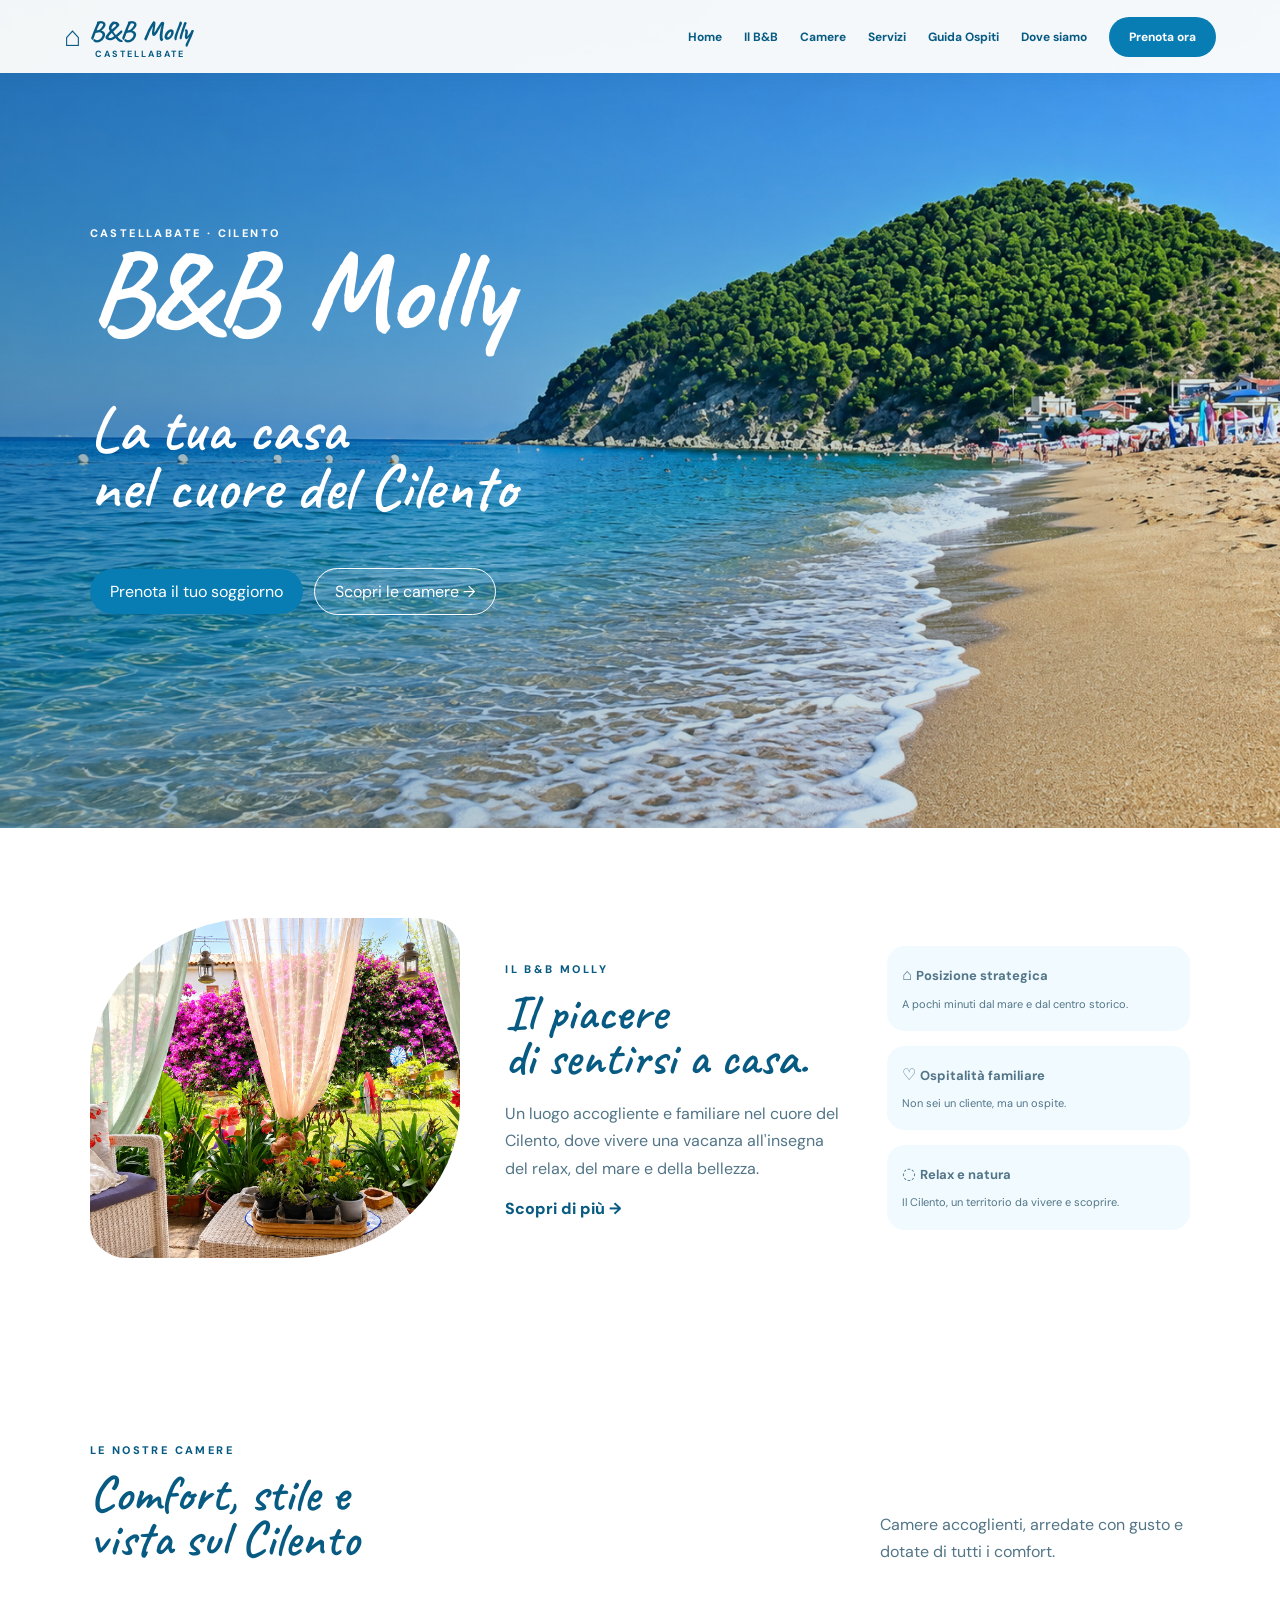
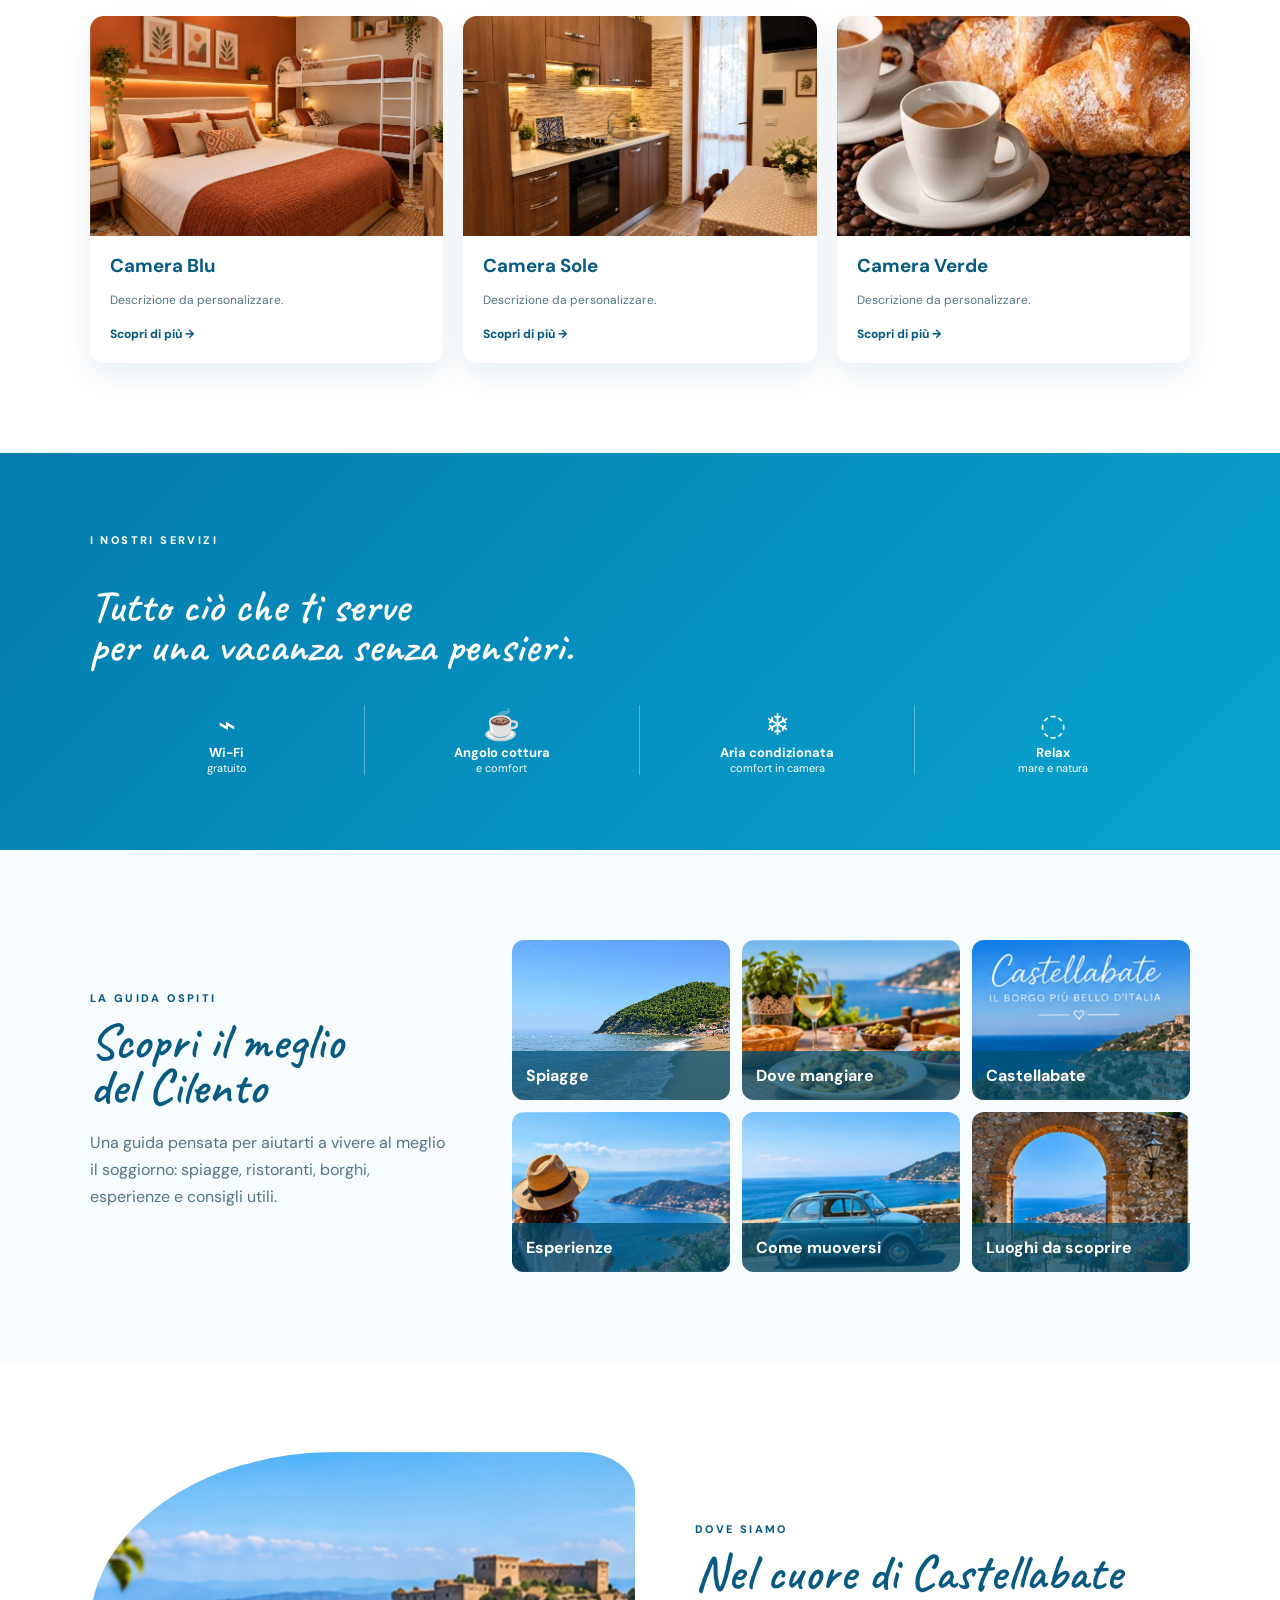
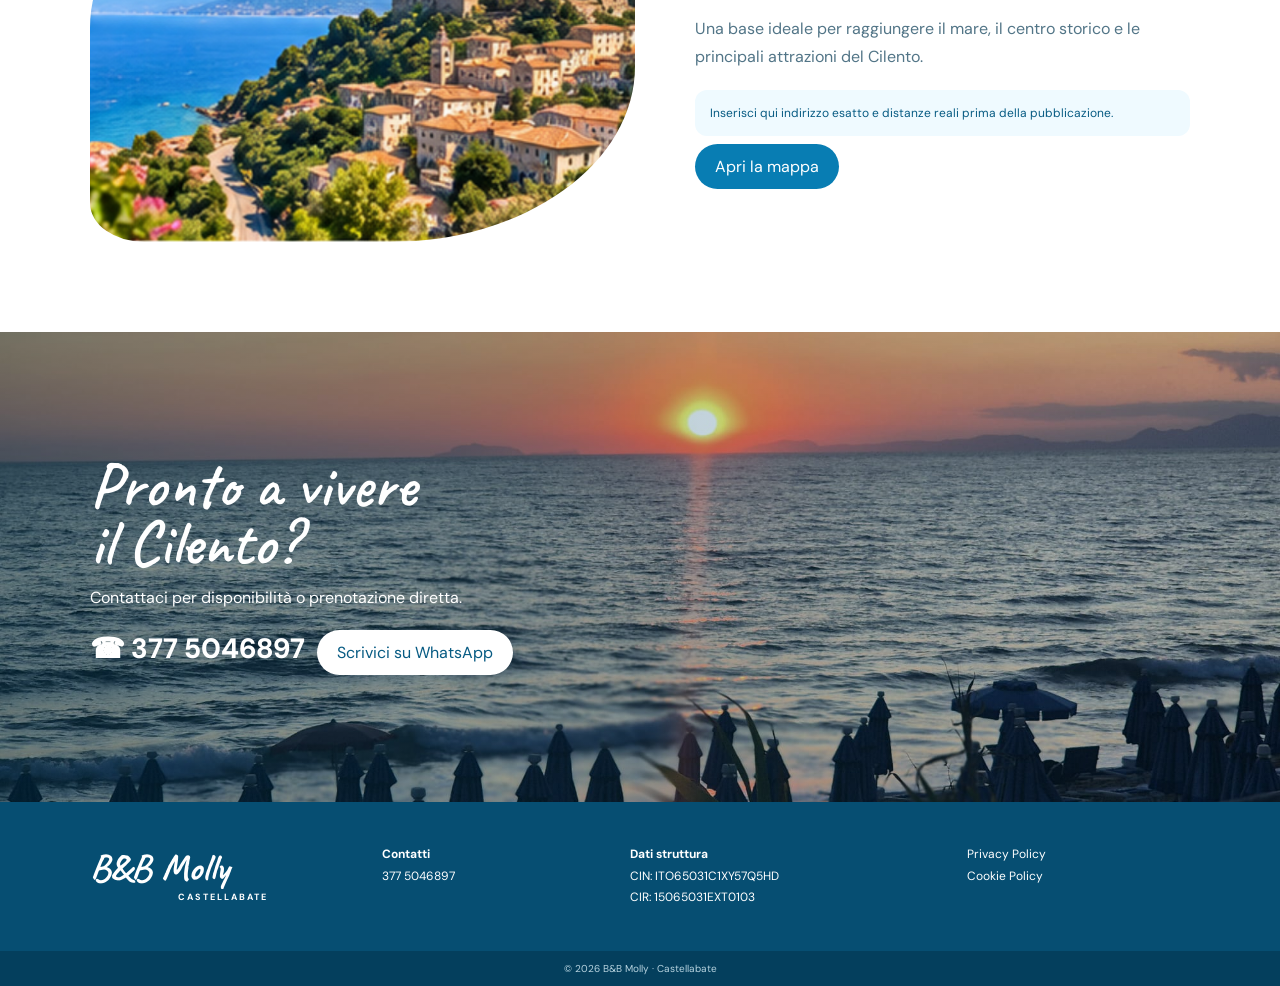
<file: index.html>
<!doctype html>
<html lang="it">
<head>
<meta charset="utf-8"><meta name="viewport" content="width=device-width,initial-scale=1">
<meta name="description" content="B&B Molly Castellabate — La tua casa nel cuore del Cilento.">
<title>B&B Molly — Castellabate</title>
<link rel="preconnect" href="https://fonts.googleapis.com">
<link href="https://fonts.googleapis.com/css2?family=DM+Sans:wght@400;600;700&family=Caveat:wght@500;600;700&display=swap" rel="stylesheet">
<link rel="stylesheet" href="style.css">
</head>
<body>
<header><a class="logo" href="#home">⌂ <span>B&B Molly<small>CASTELLABATE</small></span></a>
<button class="menu">☰</button><nav><a href="#home">Home</a><a href="#bnb">Il B&B</a><a href="#camere">Camere</a><a href="#servizi">Servizi</a><a href="#guida">Guida Ospiti</a><a href="#dove">Dove siamo</a><a class="cta" href="#prenota">Prenota ora</a></nav></header>

<section class="hero" id="home"><div class="photo slot" data-photo="hero.jpg"><span>FOTO PRINCIPALE<br><small>assets/photos/hero.jpg</small></span></div><div class="shade"></div>
<div class="heroText"><div>CASTELLABATE · CILENTO</div><h1>B&B Molly</h1><p>La tua casa<br>nel cuore del Cilento</p><a class="btn" href="#prenota">Prenota il tuo soggiorno</a> <a class="btn outline" href="#camere">Scopri le camere →</a></div></section>

<section class="section intro" id="bnb"><div class="photo slot rounded" data-photo="bnb.jpg"><span>FOTO B&B / TERRAZZA<br><small>assets/photos/bnb.jpg</small></span></div>
<div><label>IL B&B MOLLY</label><h2>Il piacere<br>di sentirsi a casa.</h2><p>Un luogo accogliente e familiare nel cuore del Cilento, dove vivere una vacanza all'insegna del relax, del mare e della bellezza.</p><a class="link" href="#servizi">Scopri di più →</a></div>
<div class="features"><p>⌂ <b>Posizione strategica</b><br><small>A pochi minuti dal mare e dal centro storico.</small></p><p>♡ <b>Ospitalità familiare</b><br><small>Non sei un cliente, ma un ospite.</small></p><p>◌ <b>Relax e natura</b><br><small>Il Cilento, un territorio da vivere e scoprire.</small></p></div></section>

<section class="section" id="camere"><div class="heading"><div><label>LE NOSTRE CAMERE</label><h2>Comfort, stile e<br>vista sul Cilento</h2></div><p>Camere accoglienti, arredate con gusto e dotate di tutti i comfort.</p></div>
<div class="cards">
<article><div class="photo slot" data-photo="camera-1.jpg"><span>FOTO CAMERA 1<br><small>camera-1.jpg</small></span></div><h3>Camera Blu</h3><p>Descrizione da personalizzare.</p><a href="#prenota">Scopri di più →</a></article>
<article><div class="photo slot" data-photo="camera-2.jpg"><span>FOTO CAMERA 2<br><small>camera-2.jpg</small></span></div><h3>Camera Sole</h3><p>Descrizione da personalizzare.</p><a href="#prenota">Scopri di più →</a></article>
<article><div class="photo slot" data-photo="camera-3.jpg"><span>FOTO CAMERA 3<br><small>camera-3.jpg</small></span></div><h3>Camera Verde</h3><p>Descrizione da personalizzare.</p><a href="#prenota">Scopri di più →</a></article>
</div></section>

<section class="services" id="servizi"><label>I NOSTRI SERVIZI</label><h2>Tutto ciò che ti serve<br>per una vacanza senza pensieri.</h2>
<div class="serviceGrid"><div>⌁<b>Wi-Fi</b><small>gratuito</small></div><div>☕<b>Angolo cottura</b><small>e comfort</small></div><div>❄<b>Aria condizionata</b><small>comfort in camera</small></div><div>◌<b>Relax</b><small>mare e natura</small></div></div></section>

<section class="section guide" id="guida"><div><label>LA GUIDA OSPITI</label><h2>Scopri il meglio<br>del Cilento</h2><p>Una guida pensata per aiutarti a vivere al meglio il soggiorno: spiagge, ristoranti, borghi, esperienze e consigli utili.</p></div>
<div class="guideGrid"><div class="photo slot" data-photo="spiagge.jpg"><b>Spiagge</b></div><div class="photo slot" data-photo="dove-mangiare.jpg"><b>Dove mangiare</b></div><div class="photo slot" data-photo="castellabate.jpg"><b>Castellabate</b></div><div class="photo slot" data-photo="esperienze.jpg"><b>Esperienze</b></div><div class="photo slot" data-photo="muoversi.jpg"><b>Come muoversi</b></div><div class="photo slot" data-photo="luoghi.jpg"><b>Luoghi da scoprire</b></div></div></section>

<section class="section location" id="dove"><div class="photo slot rounded" data-photo="castellabate-large.jpg"><span>FOTO CASTELLABATE<br><small>castellabate-large.jpg</small></span></div><div><label>DOVE SIAMO</label><h2>Nel cuore di Castellabate</h2><p>Una base ideale per raggiungere il mare, il centro storico e le principali attrazioni del Cilento.</p><div class="notice">Inserisci qui indirizzo esatto e distanze reali prima della pubblicazione.</div><a class="btn" href="https://www.google.com/maps" target="_blank">Apri la mappa</a></div></section>

<section class="booking" id="prenota"><div class="photo slot" data-photo="booking.jpg"><span>FOTO MARE / TRAMONTO<br><small>booking.jpg</small></span></div><div class="shade"></div><div class="bookingText"><p>Pronto a vivere<br>il Cilento?</p><span>Contattaci per disponibilità o prenotazione diretta.</span><a class="phone" href="tel:+393775046897">☎ 377 5046897</a><a class="btn light" href="https://wa.me/393775046897" target="_blank">Scrivici su WhatsApp</a></div></section>

<footer><div class="footlogo">B&B Molly<small>CASTELLABATE</small></div><div><b>Contatti</b><br><a href="tel:+393775046897">377 5046897</a></div><div><b>Dati struttura</b><br>CIN: ITO65031C1XY57Q5HD<br>CIR: 15065031EXT0103</div><div><a href="privacy.html">Privacy Policy</a><br><a href="cookie.html">Cookie Policy</a></div></footer>
<div class="copy">© <span id="year"></span> B&B Molly · Castellabate</div>
<script src="script.js"></script>
</body></html>
</file>
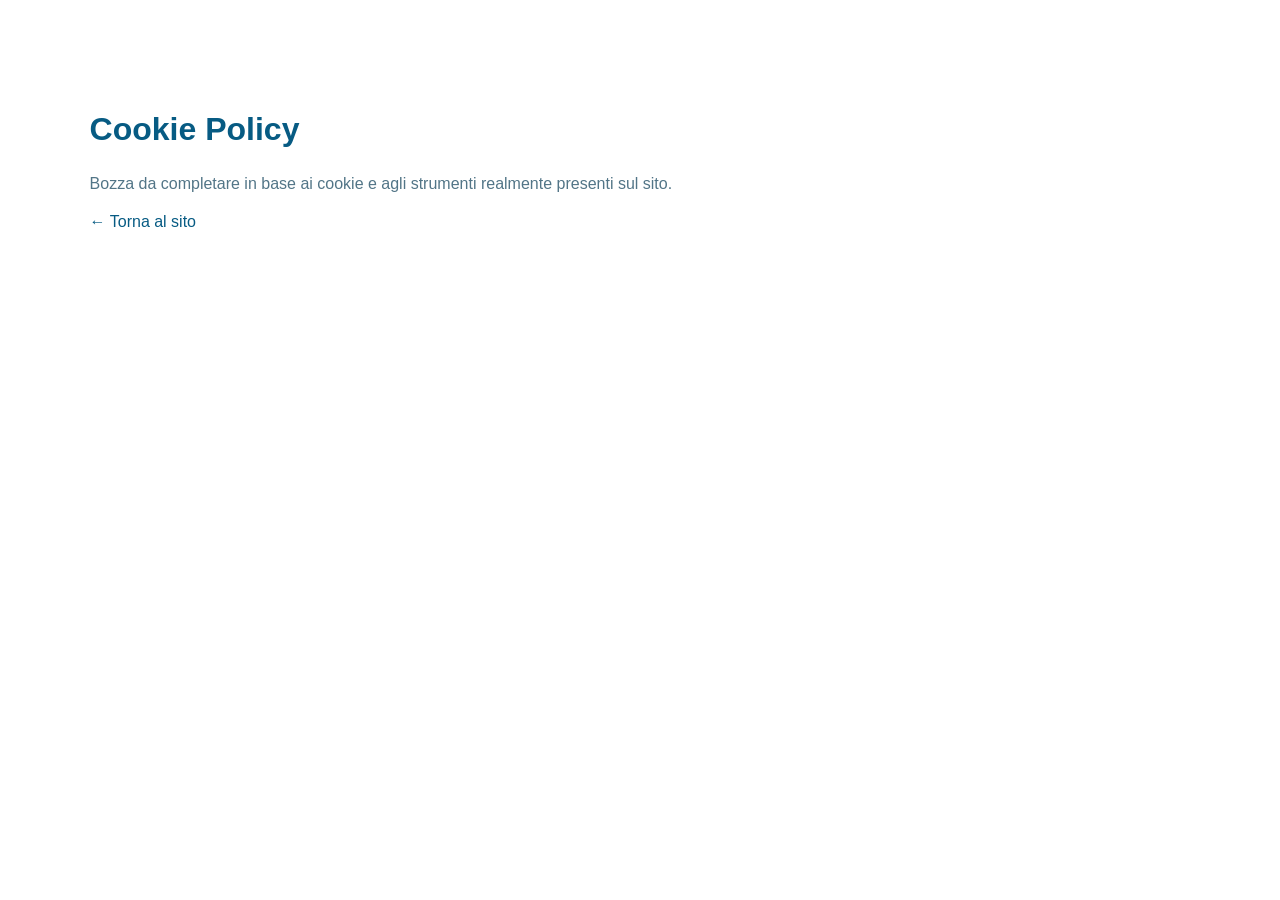
<file: cookie.html>
<!doctype html><html lang="it"><head><meta charset="utf-8"><meta name="viewport" content="width=device-width"><title>Cookie — B&B Molly</title><link rel="stylesheet" href="style.css"></head><body><main class="section"><h1>Cookie Policy</h1><p>Bozza da completare in base ai cookie e agli strumenti realmente presenti sul sito.</p><a href="index.html">← Torna al sito</a></main></body></html>
</file>
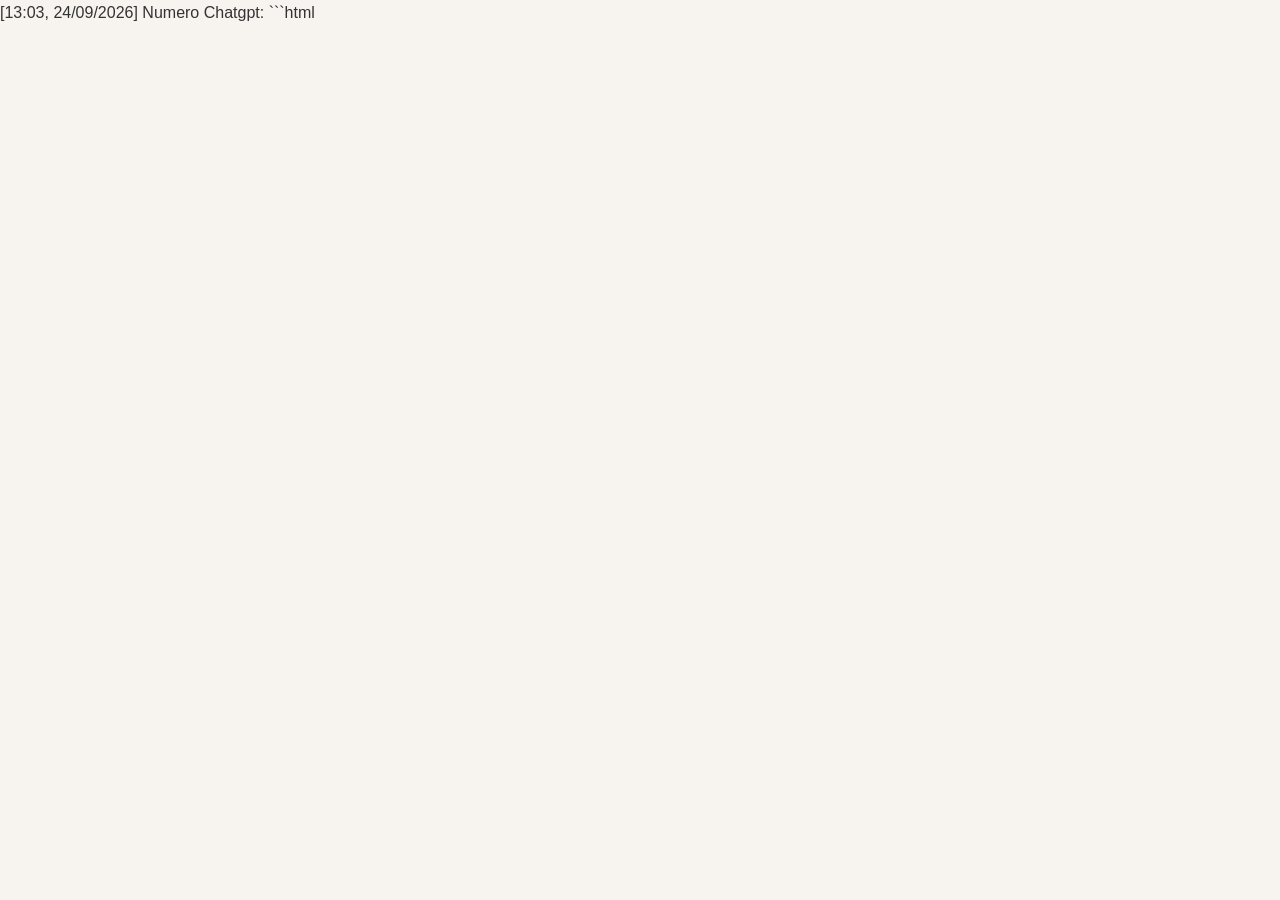
<file: guida-ospiti.html>
[13:03, 24/09/2026] Numero Chatgpt: ```html
<!DOCTYPE html>
<html lang="it">
<head>
  <meta charset="UTF-8">
  <meta name="viewport" content="width=device-width, initial-scale=1.0">
  <title>Guida degli Ospiti | B&B Molly Castellabate</title>

  <style>
    body {
      margin: 0;
      font-family: Arial, sans-serif;
      background: #f7f4ef;
      color: #333;
      line-height: 1.6;
    }

    header {
      background: #2f6f73;
      color: white;
      text-align: center;
      padding: 45px 20px;
    }

    header h1 {
      margin: 0 0 10px;
      font-size: 32px;
    }

    header p {
      margin: 0;
      font-size: 18px;
    }
…
[13:03, 24/09/2026] Numero Chatgpt: Supermercati, farmacie, bancomat, stazioni di servizio
      e altri servizi utili durante il soggiorno.
    </p>
  </div>

  <div class="section">
    <h2>🚨 Numeri utili</h2>
    <p>
      <strong>Emergenze:</strong> 112
    </p>
    <p>
      Qui possiamo aggiungere farmacia, guardia medica,
      ospedale e altri contatti importanti.
    </p>
  </div>

  <div class="section">
    <h2>🏁 Check-out</h2>
    <p>
      Qui inseriremo tutte le indicazioni per la partenza
      e la riconsegna dell'alloggio.
    </p>
  </div>

  <div class="contact">
    <h2>📞 Avete bisogno di aiuto?</h2>
    <p>
      Per qualsiasi necessità durante il soggiorno,
      non esitate a contattarci.
    </p>
    <p><strong>B&B Molly – Castellabate</strong></p>
  </div>

</div>
    <footer>
  <p>© B&B Molly – Castellabate</p>
</footer>

</body>
</html>
```
</file>
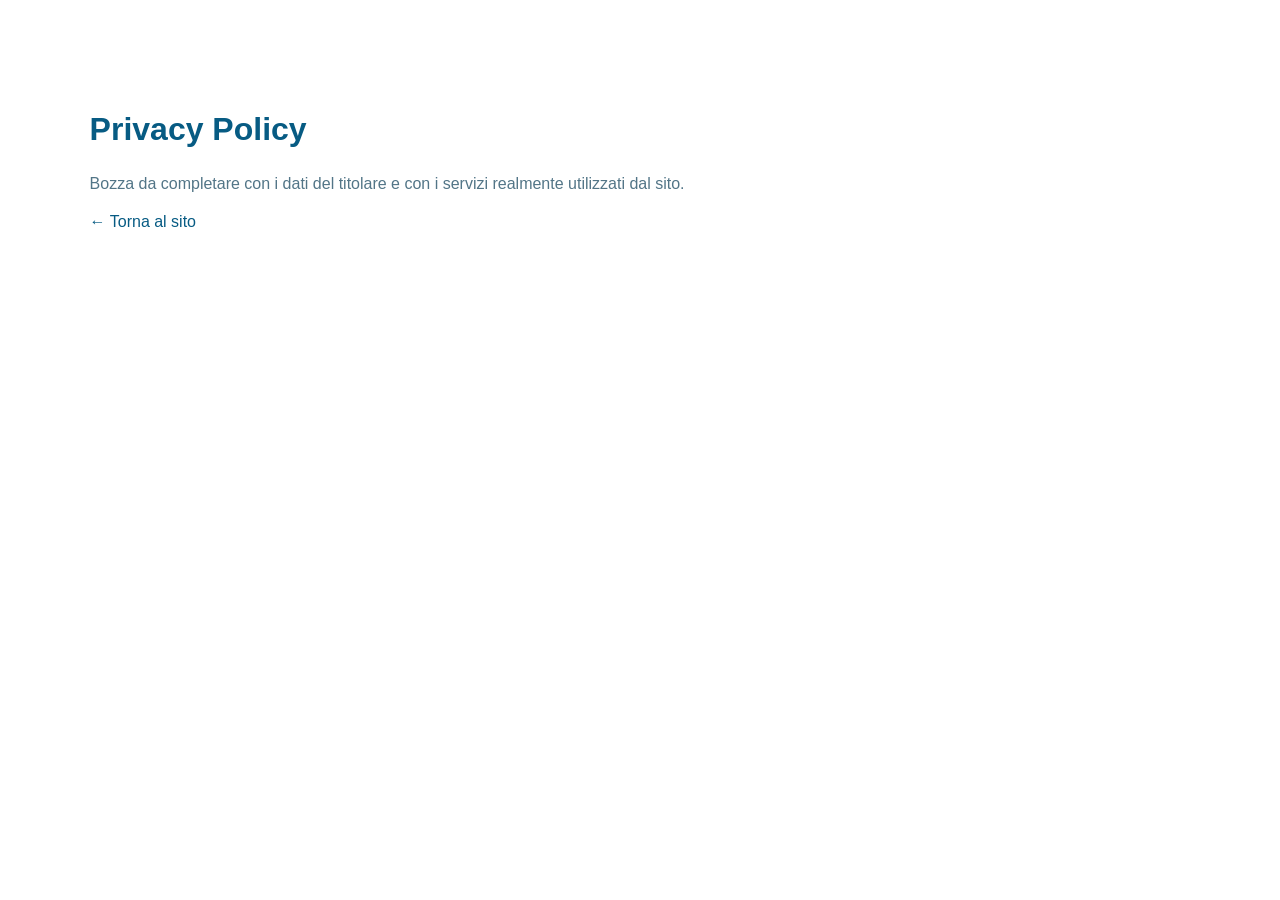
<file: privacy.html>
<!doctype html><html lang="it"><head><meta charset="utf-8"><meta name="viewport" content="width=device-width"><title>Privacy — B&B Molly</title><link rel="stylesheet" href="style.css"></head><body><main class="section"><h1>Privacy Policy</h1><p>Bozza da completare con i dati del titolare e con i servizi realmente utilizzati dal sito.</p><a href="index.html">← Torna al sito</a></main></body></html>
</file>
<file: style.css>
*{box-sizing:border-box}html{scroll-behavior:smooth}body{margin:0;font-family:"DM Sans",Arial,sans-serif;color:#075b83}a{text-decoration:none;color:inherit}header{position:fixed;z-index:10;top:0;left:0;right:0;background:#fffefcf2;display:flex;align-items:center;justify-content:space-between;padding:13px 5%;box-shadow:0 3px 18px #005a7d18}.logo{display:flex;align-items:center;gap:8px;font-size:28px}.logo span{font-family:Caveat,cursive;font-weight:700}.logo small,.footlogo small{display:block;font:700 9px "DM Sans";letter-spacing:2px;text-align:center}.logo+button{display:none}nav{display:flex;gap:22px;align-items:center;font-size:12px;font-weight:700}.cta,.btn{background:#087db3;color:#fff;padding:12px 20px;border-radius:999px}.hero{height:92vh;min-height:610px;position:relative;display:flex;align-items:center;overflow:hidden}.photo{background:linear-gradient(135deg,#d9f2fb,#6bc5e8 55%,#0879a9);background-size:cover;background-position:center}.slot{position:relative;overflow:hidden}.slot>span{display:grid;place-items:center;height:100%;min-height:150px;text-align:center;font-weight:800;color:#075b83;background:#ffffff80;padding:20px}.slot small{font-size:10px;font-weight:500}.hero .photo,.booking .photo{position:absolute;inset:0}.shade{position:absolute;inset:0;background:linear-gradient(90deg,#003e5866,#006fa11a)}.heroText,.bookingText{position:relative;z-index:2;color:#fff;margin-left:7%;max-width:600px}.heroText>div,label{font-size:11px;letter-spacing:2.4px;font-weight:800}.heroText h1{font:700 clamp(70px,9vw,125px) Caveat;margin:5px 0;line-height:.8}.heroText p,.bookingText p{font:600 clamp(38px,5vw,65px) Caveat;line-height:.9}.outline{background:#ffffff18;border:1px solid #fff;margin-left:7px}.section{padding:90px 7%}.intro{display:grid;grid-template-columns:1.1fr 1fr .9fr;gap:45px;align-items:center}.rounded{border-radius:45% 10% 45% 10%;min-height:340px}.section h2,.heading h2,.guide h2,.location h2{font:600 50px Caveat;line-height:.9;margin:12px 0 20px}.section p{line-height:1.7;color:#527587}.features{display:grid;gap:15px}.features p{background:#f1faff;border-radius:18px;padding:15px;margin:0}.features b{font-size:13px}.features small{font-size:11px}.link{font-weight:800}.heading{display:flex;justify-content:space-between;align-items:end;margin-bottom:35px}.heading>p{max-width:310px}.cards{display:grid;grid-template-columns:repeat(3,1fr);gap:20px}.cards article{border-radius:14px;overflow:hidden;box-shadow:0 12px 30px #005a7d18;padding-bottom:20px;background:#fff}.cards .photo{height:220px}.cards h3,.cards p,.cards a{margin-left:20px;margin-right:20px}.cards h3{margin-top:17px;margin-bottom:5px}.cards p{font-size:12px}.cards a{font-weight:800;font-size:12px}.services{padding:75px 7%;background:linear-gradient(135deg,#047cad,#08a3cf);color:#fff}.services h2{font:600 45px Caveat;line-height:.9}.serviceGrid{display:grid;grid-template-columns:repeat(4,1fr);margin-top:35px}.serviceGrid div{text-align:center;font-size:30px;border-right:1px solid #ffffff55}.serviceGrid div:last-child{border:0}.serviceGrid b,.serviceGrid small{display:block;font-size:13px}.serviceGrid small{font-size:11px}.guide{display:grid;grid-template-columns:.8fr 1.5fr;gap:60px;align-items:center;background:#f7fcfe}.guideGrid{display:grid;grid-template-columns:repeat(3,1fr);gap:12px}.guideGrid .photo{height:160px;border-radius:12px;display:flex;align-items:end}.guideGrid b{color:#fff;width:100%;padding:14px;background:#004f74bb}.location{display:grid;grid-template-columns:1.1fr 1fr;gap:60px;align-items:center}.location .photo{min-height:390px}.notice{padding:15px;background:#effaff;border-radius:12px;font-size:12px;margin:20px 0}.booking{height:470px;position:relative;display:flex;align-items:center;color:#fff;overflow:hidden}.bookingText p{margin:0 0 15px}.bookingText span{display:block;margin-bottom:12px}.phone{display:inline-block;font-size:28px;font-weight:800;margin:10px 12px 10px 0}.light{background:#fff;color:#075b83}footer{background:#064e72;color:#fff;padding:42px 7%;display:grid;grid-template-columns:1.2fr 1fr 1.4fr 1fr;gap:25px;font-size:12px;line-height:1.8}.footlogo{font:700 38px Caveat}.copy{text-align:center;background:#043f5d;color:#b8d4e0;padding:11px;font-size:10px}@media(max-width:900px){nav{display:none}.logo+button{display:block;background:none;border:0;color:#075b83;font-size:24px}.intro,.guide,.location{grid-template-columns:1fr}.cards{grid-template-columns:1fr}.serviceGrid{grid-template-columns:repeat(2,1fr);gap:20px}.serviceGrid div{border:0}.guideGrid{grid-template-columns:repeat(2,1fr)}footer{grid-template-columns:1fr 1fr}}@media(max-width:560px){.section{padding:65px 6%}.heroText{margin-left:6%}.heroText .btn{display:block;width:max-content;margin:10px 0}.heroText h1{font-size:72px}.section h2{font-size:44px}.guideGrid{grid-template-columns:1fr 1fr}footer{grid-template-columns:1fr}}
</file>
